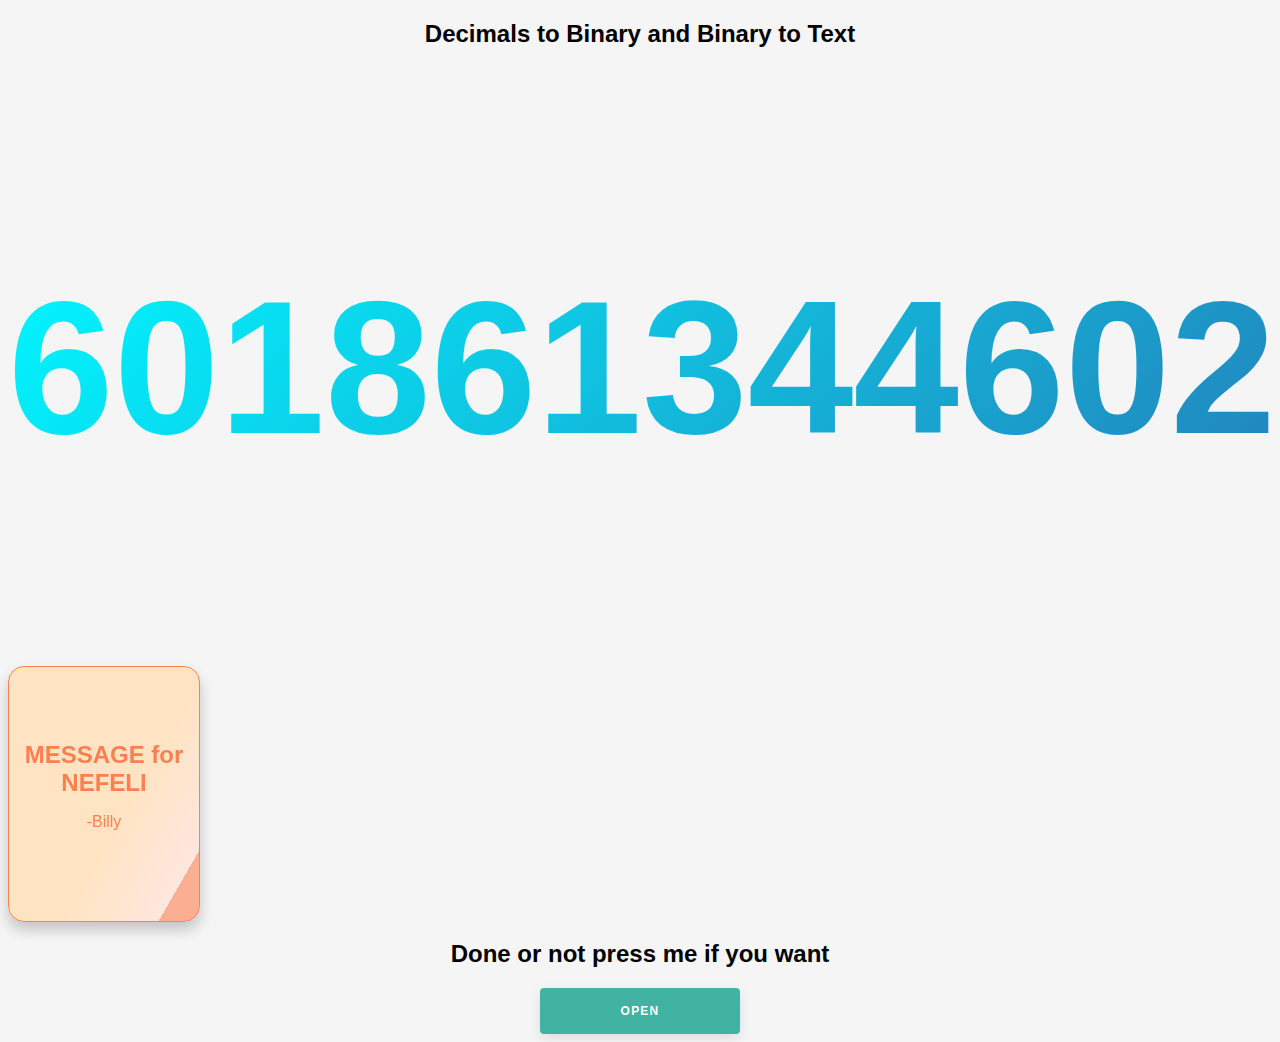
<file: secret/nefeli.html>
<!DOCTYPE html>
<html>
<head>
    <title>Decimal to Binary, Binary to text</title>
    <link rel="stylesheet" type="text/css" href="crush.css">
</head>
<body onload="mulai()">
    <h2>Decimals to Binary and Binary to Text</h2>
    <div class="container">
        <div class="row">
            <div class="col-md-12 text-center">
                <h3 class="animate-charcter">601861344602282674551909551717572894065180373571</h3>              
            </div>
        </div>
    </div>
    <style>
        .btn {
           outline: 0;
           display: inline-flex;
           align-items: center;
           justify-content: space-between;
           background: #40B3A2;
           min-width: 200px;
           border: 0;
           border-radius: 4px;
           box-shadow: 0 4px 12px rgba(0, 0, 0, .1);
           box-sizing: border-box;
           padding: 16px 20px;
           color: #fff;
           font-size: 12px;
           font-weight: 600;
           letter-spacing: 1.2px;
           text-transform: uppercase;
           overflow: hidden;
           cursor: pointer;
         }
         
         .btn:hover {
           opacity: .95;
         }
         
         .btn .animation {
           border-radius: 100%;
           animation: ripple 0.6s linear infinite;
         }
         
         @keyframes ripple {
           0% {
             box-shadow: 0 0 0 0 rgba(255, 255, 255, 0.1), 0 0 0 20px rgba(255, 255, 255, 0.1), 0 0 0 40px rgba(255, 255, 255, 0.1), 0 0 0 60px rgba(255, 255, 255, 0.1);
           }
         
           100% {
             box-shadow: 0 0 0 20px rgba(255, 255, 255, 0.1), 0 0 0 40px rgba(255, 255, 255, 0.1), 0 0 0 60px rgba(255, 255, 255, 0.1), 0 0 0 80px rgba(255, 255, 255, 0);
           }
         }
        </style>
        <div class="flip-card">
            <div class="flip-card-inner">
                <div class="flip-card-front">
                    <p class="title">MESSAGE for NEFELI</p>
                    <p>-Billy</p>
                </div>
                <div class="flip-card-back">
                    <p class="title"></p>
                    <p>Happy birthday Nefeli! I just wanted to take a moment to wish you a fantastic day filled with joy and laughter. You might not know this, but I had a little crush on you when we were grouped together for NSTP. I hope you're doing well and staying safe. Enjoy your special day!</p>
                </div>
            </div>
        </div>
        <h2>Done or not press me if you want</h2>
                <a href="cutie.html">
                    <button onclick="mulai()" class="btn"><i class="animation"></i>Open<i class="animation"></i></button>
                  </a>    
</html>
</file>
<file: secret/crush.css>
body {
    background-color: whitesmoke;
  }
.animate-charcter
{
   text-transform: uppercase;
  background-image: linear-gradient(
    -225deg,
    #00f7ff 0%,
    #44107a 29%,
    #ff1361 67%,
    #fff800 100%
  );
  background-size: auto auto;
  background-clip: border-box;
  background-size: 200% auto;
  color: #fff;
  background-clip: text;
  -webkit-text-fill-color: transparent;
  -webkit-background-clip: text;
  -webkit-text-fill-color: transparent;
  animation: textclip 2s linear infinite;
  display: inline-block;
      font-size: 190px;
}
@keyframes textclip {
  to {
    background-position: 200% center;
  }
}
body {
    font-family: Arial, sans-serif;
    text-align: center;
}

.malaking-pindutan {
    padding: 20px 40px;
    font-size: 24px;
    background-color: #3498db;
    color: #fff;
    border: none;
    border-radius: 10px;
    cursor: pointer;
    position: absolute;
    top: 250px;
    align-items: center;
}

.malaking-pindutan:hover {
    background-color: #2980b9;
}





.flip-card {
  background-color: transparent;
  width: 190px;
  height: 254px;
  perspective: 1000px;
  font-family: sans-serif;
}

.title {
  font-size: 1.5em;
  font-weight: 900;
  text-align: center;
  margin: 0;
}

.flip-card-inner {
  position: relative;
  width: 100%;
  height: 100%;
  text-align: center;
  transition: transform 0.8s;
  transform-style: preserve-3d;
}

.flip-card:hover .flip-card-inner {
  transform: rotateY(180deg);
}

.flip-card-front, .flip-card-back {
  box-shadow: 0 8px 14px 0 rgba(0,0,0,0.2);
  position: absolute;
  display: flex;
  flex-direction: column;
  justify-content: center;
  width: 100%;
  height: 100%;
  -webkit-backface-visibility: hidden;
  backface-visibility: hidden;
  border: 1px solid coral;
  border-radius: 1rem;
}

.flip-card-front {
  background: linear-gradient(120deg, bisque 60%, rgb(255, 231, 222) 88%,
     rgb(255, 211, 195) 40%, rgba(255, 127, 80, 0.603) 48%);
  color: coral;
}

.flip-card-back {
  background: linear-gradient(120deg, rgb(255, 174, 145) 30%, coral 88%,
     bisque 40%, rgb(255, 185, 160) 78%);
  color: white;
  transform: rotateY(180deg);
}
</file>
